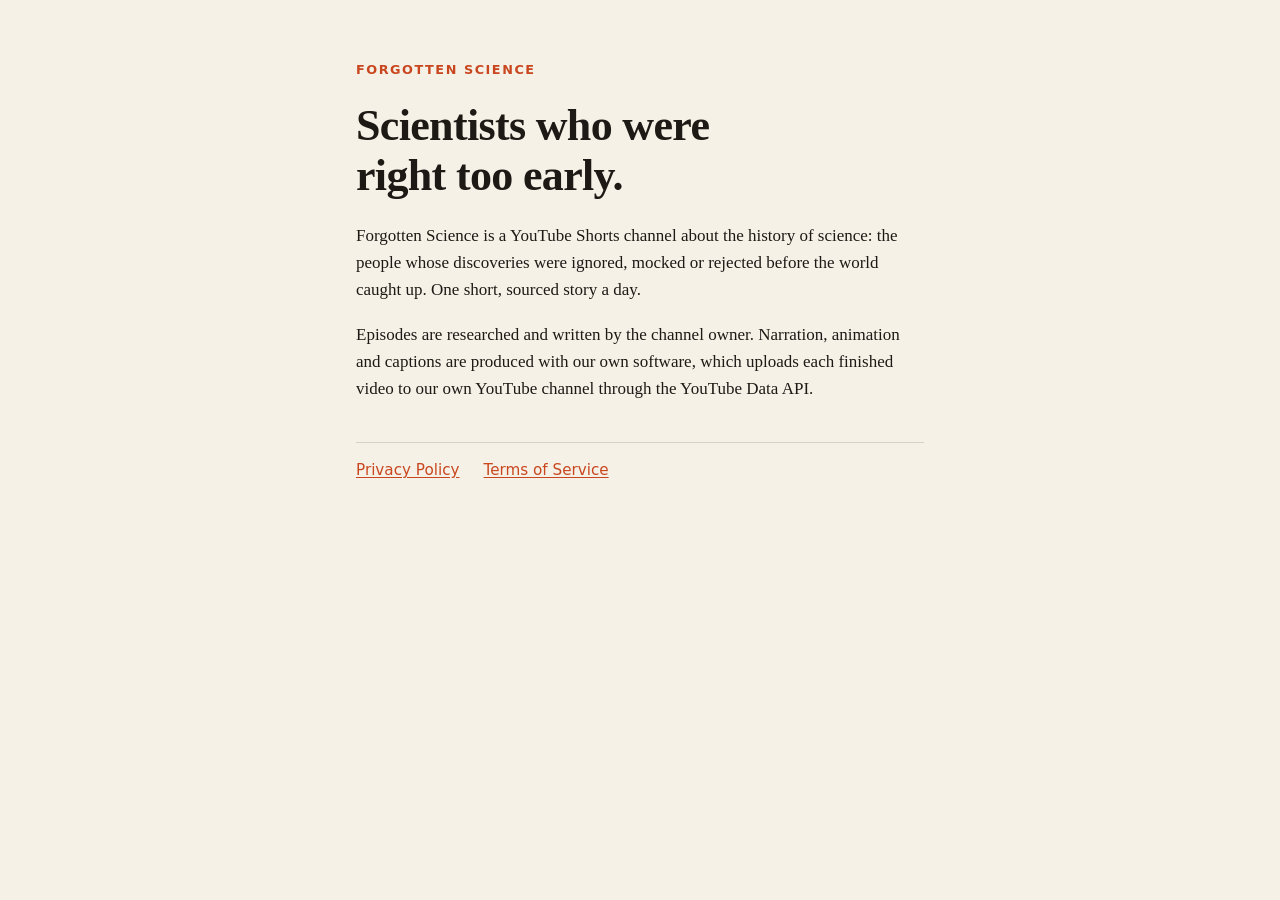
<file: index.html>
<!doctype html>
<html lang="en">
<head>
<meta charset="utf-8">
<meta name="viewport" content="width=device-width, initial-scale=1">
<title>Forgotten Science</title>
<meta name="description" content="Forgotten Science: short videos about scientists who were right too early.">
<link rel="stylesheet" href="style.css">
</head>
<body>
<main>
  <p class="kicker">Forgotten Science</p>
  <h1>Scientists who were right too early.</h1>
  <p>Forgotten Science is a YouTube Shorts channel about the history of science: the people whose discoveries were ignored, mocked or rejected before the world caught up. One short, sourced story a day.</p>
  <p>Episodes are researched and written by the channel owner. Narration, animation and captions are produced with our own software, which uploads each finished video to our own YouTube channel through the YouTube Data API.</p>
  <nav>
    <a href="privacy.html">Privacy Policy</a>
    <a href="terms.html">Terms of Service</a>
  </nav>
</main>
</body>
</html>
</file>
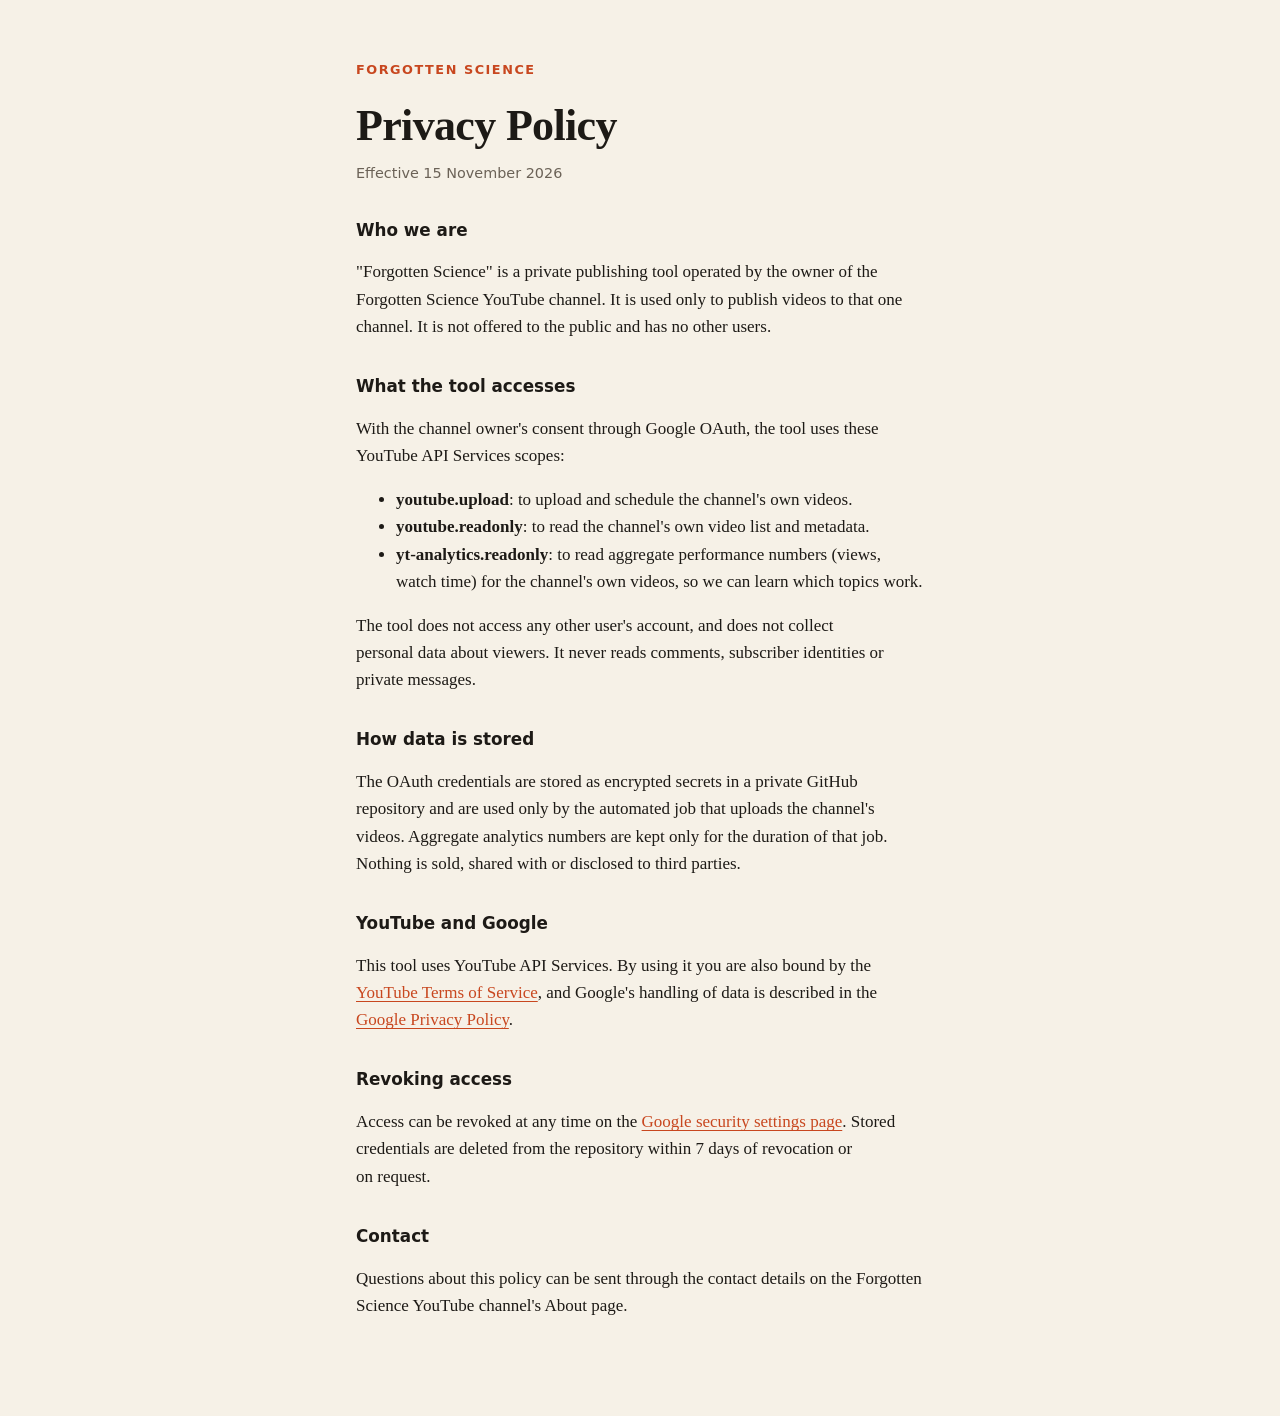
<file: privacy.html>
<!doctype html>
<html lang="en">
<head>
<meta charset="utf-8">
<meta name="viewport" content="width=device-width, initial-scale=1">
<title>Privacy Policy · Forgotten Science</title>
<link rel="stylesheet" href="style.css">
</head>
<body>
<main>
  <p class="kicker"><a href="./">Forgotten Science</a></p>
  <h1>Privacy Policy</h1>
  <p class="meta">Effective 15 November 2026</p>

  <h2>Who we are</h2>
  <p>"Forgotten Science" is a private publishing tool operated by the owner of the Forgotten Science YouTube channel. It is used only to publish videos to that one channel. It is not offered to the public and has no other users.</p>

  <h2>What the tool accesses</h2>
  <p>With the channel owner's consent through Google OAuth, the tool uses these YouTube API Services scopes:</p>
  <ul>
    <li><strong>youtube.upload</strong>: to upload and schedule the channel's own videos.</li>
    <li><strong>youtube.readonly</strong>: to read the channel's own video list and metadata.</li>
    <li><strong>yt-analytics.readonly</strong>: to read aggregate performance numbers (views, watch time) for the channel's own videos, so we can learn which topics work.</li>
  </ul>
  <p>The tool does not access any other user's account, and does not collect personal data about viewers. It never reads comments, subscriber identities or private messages.</p>

  <h2>How data is stored</h2>
  <p>The OAuth credentials are stored as encrypted secrets in a private GitHub repository and are used only by the automated job that uploads the channel's videos. Aggregate analytics numbers are kept only for the duration of that job. Nothing is sold, shared with or disclosed to third parties.</p>

  <h2>YouTube and Google</h2>
  <p>This tool uses YouTube API Services. By using it you are also bound by the <a href="https://www.youtube.com/t/terms">YouTube Terms of Service</a>, and Google's handling of data is described in the <a href="https://policies.google.com/privacy">Google Privacy Policy</a>.</p>

  <h2>Revoking access</h2>
  <p>Access can be revoked at any time on the <a href="https://myaccount.google.com/permissions">Google security settings page</a>. Stored credentials are deleted from the repository within 7 days of revocation or on request.</p>

  <h2>Contact</h2>
  <p>Questions about this policy can be sent through the contact details on the Forgotten Science YouTube channel's About page.</p>
</main>
</body>
</html>
</file>
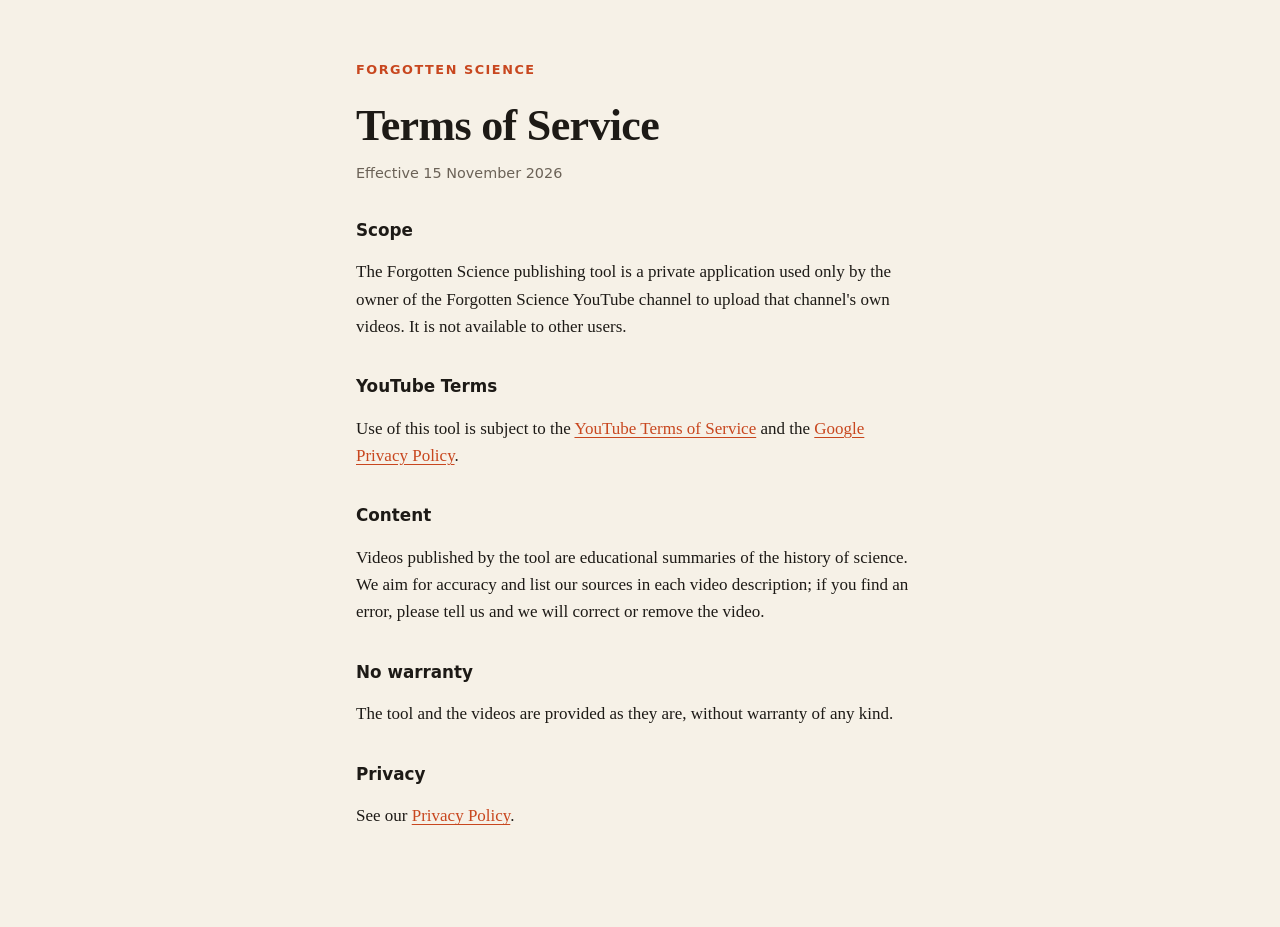
<file: terms.html>
<!doctype html>
<html lang="en">
<head>
<meta charset="utf-8">
<meta name="viewport" content="width=device-width, initial-scale=1">
<title>Terms of Service · Forgotten Science</title>
<link rel="stylesheet" href="style.css">
</head>
<body>
<main>
  <p class="kicker"><a href="./">Forgotten Science</a></p>
  <h1>Terms of Service</h1>
  <p class="meta">Effective 15 November 2026</p>

  <h2>Scope</h2>
  <p>The Forgotten Science publishing tool is a private application used only by the owner of the Forgotten Science YouTube channel to upload that channel's own videos. It is not available to other users.</p>

  <h2>YouTube Terms</h2>
  <p>Use of this tool is subject to the <a href="https://www.youtube.com/t/terms">YouTube Terms of Service</a> and the <a href="https://policies.google.com/privacy">Google Privacy Policy</a>.</p>

  <h2>Content</h2>
  <p>Videos published by the tool are educational summaries of the history of science. We aim for accuracy and list our sources in each video description; if you find an error, please tell us and we will correct or remove the video.</p>

  <h2>No warranty</h2>
  <p>The tool and the videos are provided as they are, without warranty of any kind.</p>

  <h2>Privacy</h2>
  <p>See our <a href="privacy.html">Privacy Policy</a>.</p>
</main>
</body>
</html>
</file>
<file: style.css>
:root { --bg: #f6f1e7; --fg: #1d1a16; --muted: #6b6257; --accent: #c8471f; }
@media (prefers-color-scheme: dark) { :root { --bg: #15130f; --fg: #efe7d6; --muted: #a39886; --accent: #e8643a; color-scheme: dark; } }
* { box-sizing: border-box; }
body { margin: 0; background: var(--bg); color: var(--fg);
  font: 1.0625rem/1.6 Georgia, "Times New Roman", serif; -webkit-font-smoothing: antialiased; }
main { max-width: 38rem; margin: 0 auto; padding-block: 4rem 5rem;
  padding-left: max(20px, env(safe-area-inset-left)); padding-right: max(20px, env(safe-area-inset-right)); }
.kicker { font: 600 .8rem/1 system-ui, sans-serif; letter-spacing: .12em; text-transform: uppercase; color: var(--accent); margin: 0 0 1.5rem; }
.kicker a { color: inherit; text-decoration: none; }
h1 { font-size: clamp(2rem, 6vw, 2.75rem); line-height: 1.15; letter-spacing: -.015em; margin: 0 0 1.25rem; text-wrap: balance; }
h2 { font: 600 1.05rem/1.3 system-ui, sans-serif; margin: 2.25rem 0 .5rem; }
.meta { color: var(--muted); font: .9rem/1.4 system-ui, sans-serif; margin-top: -.5rem; }
p, li { text-wrap: pretty; }
a { color: var(--accent); text-underline-offset: .15em; }
nav { display: flex; gap: 1.5rem; flex-wrap: wrap; margin-top: 2.5rem; padding-top: 1.25rem; border-top: 1px solid color-mix(in oklab, var(--fg) 15%, transparent);
  font: 500 .95rem/1 system-ui, sans-serif; }
</file>
